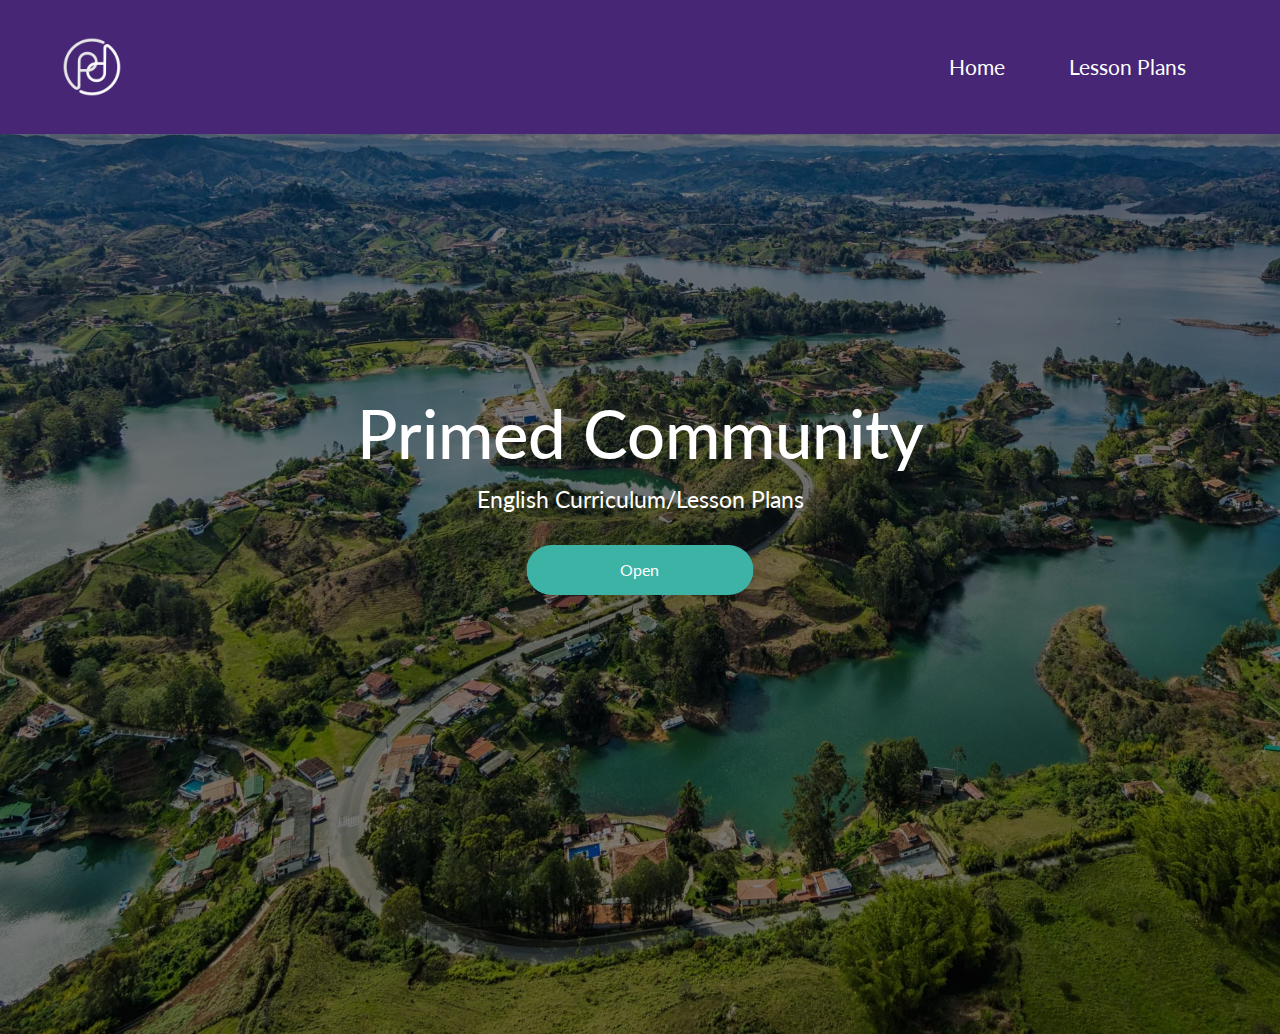
<file: index.html>
<!DOCTYPE html>
<html>
    <head>
        <meta charset="utf-8">
        <meta name="viewport" content="width=device-width, initial-scale=1">
        <title>Primed English</title>
        <link rel="preconnect" href="https://fonts.googleapis.com">
        <link rel="preconnect" href="https://fonts.gstatic.com" crossorigin>
        <link href="https://fonts.googleapis.com/css2?family=Lato:ital,wght@0,100;0,300;0,400;0,700;0,900;1,100;1,300;1,400;1,700;1,900&family=Lexend+Deca:wght@100..900&family=Roboto:ital,wght@0,100;0,300;0,400;0,500;0,700;0,900;1,100;1,300;1,400;1,500;1,700;1,900&display=swap" rel="stylesheet">
        <link rel="stylesheet" href="style.css">
        <script defer src="script.js"></script>
        <link href="https://cdn.jsdelivr.net/npm/bootstrap@5.3.3/dist/css/bootstrap.min.css" rel="stylesheet">
        <script defer src="https://cdn.jsdelivr.net/npm/bootstrap@5.3.3/dist/js/bootstrap.bundle.min.js"></script>
        <link rel="icon" type="image/webp" href="Primed-Community-white-logo.png">
    </head>
    <body>
        <nav class="navbar navbar-expand-lg custom-nav py-4 shadow-sm">
            <div class="container-fluid py-2">
                <a class="navbar-brand" href="index.html">
                    <img class="ml-50" height="30%" width="30%" src="Primed-Community-white-logo.png" alt="">
                </a>
        
                <button class="navbar-toggler" type="button" data-bs-toggle="collapse" data-bs-target="#navbarNav" aria-controls="navbarNav" aria-expanded="false" aria-label="Toggle navigation">
                    <span class="navbar-toggler-icon"></span>
                </button>
        
                <form action="" class="d-flex">
                    <div class="collapse navbar-collapse" id="navbarNav">
                        <ul style="margin-right: 50px;" class="navbar-nav">
                            <li class="nav-item mx-4">
                                <a class="nav-link" aria-current="page" href="index.html">Home</a>
                            </li>
                            <li class="nav-item mx-4">
                                <a class="nav-link" href="curriculum.html">Lesson Plans</a>
                            </li>
                        </ul>
                    </div>
                </form>
            </div>
        </nav>

        <div class="hero-image">
            <div class="hero-text">
              <h1>Primed Community</h1>
              <text style="font-size: 120%;">English Curriculum/Lesson Plans</text><br><br>
              <button type="button" class="btn" id="home-page-btn" onclick="page('curriculum.html')">Open</button>
            </div>
        </div>
        
    </body>
</html>
</file>
<file: style.css>
:root {
    --my: 10;
}

* {
    font-family: "Lato", sans-serif;
}


nav {
    font-family: 'lato', sans-serif;
}


.custom-nav {
    background-color: #472675; /* Change to your desired color */
}
a.nav-link {
    color: #fff;
    font-size: 130%;
    transition: all 0.3s ease;
}
a.nav-link:hover {
    color: #3CB3A5; 
    font-size: 140%;
}

a.nav-link:active {
    color: white;
}


.navbar-brand {
    transition: all 0.3s ease;
}

.navbar-brand:hover {
    transform: scale(1.1);
    color: #ff6347;
}

li.nav-item {
    margin-left: 20px;
    margin-right: 20px;
}
/* 
.rounded-nav {
    border-bottom-left-radius: .9999em; 
    border-bottom-right-radius: .9999em; 
} */

body, html {
    height: 100%;
}

.ml-50 {
    margin-left: 50px;
}

.pd-20 {
    padding: 20px;
}

.vh-90 {
    height: 90vh;
}

.vh-85 {
    height: 85vh;
}

.bdr-8 {
    border-radius: 8px;
}

.pd-40 {
    padding: 40px;
}

.pd-25 {
    padding: 25px;
}

.lesson-img {
    width: 50%;
    height: 50%;
}

.hero-image {
  background-image: linear-gradient(rgba(0, 0, 0, 0.5), rgba(0, 0, 0, 0.5)), url("MedellinColombia-2020-GettyImages-881736772.webp");
  height: 100%;
  background-position: center;
  background-repeat: no-repeat;
  background-size: cover;
  position: relative;
  /* border: 1em;
  margin-inline: 3px; */
}

.hero-text {
  text-align: center;
  position: absolute;
  top: 40%;
  left: 50%;
  transform: translate(-50%, -50%);
  color: white;
  font-family: 'lato', sans-serif;
  font-size: 120%;
}

.hero-text h1 {
    font-size: 350%;
    font-family: "lato", sans-serif;
}

#home-page-btn {
    background-color: #3CB3A5;
    outline: none;
    border-radius: 5em;
    width: 40%;
    height: 50px;
    font-family: 'lato', sans-serif;
    color: white;
    transition: all .2s ease-in;
}

#home-page-btn:hover {
    background-color:#0081BA;
    font-size: 90%;
}

h1.links-id {
    margin: 30px auto;
    font-weight: 600;
    padding-bottom: 15px;
    position: relative;
    max-width: fit-content;
    text-align: center;
}

h1.links-id::after {
    content: '';
    position: absolute;
    left: 0;
    bottom: 0;
    width: 100%;
    height: 3px; 
    background-color: #000;
}

.main-det summary {
    background-color: #3CB3A5;
    padding: 10px 20px;
    padding-left: 50px;
    border-radius: 8px;
    opacity: 0;
    cursor: pointer;
    color: white;   
    padding-top: 15px;
    padding-bottom: 15px;
    display: flex;
    opacity: 1;
    justify-content: space-between; /* This ensures the button moves to the right */

}

.main-det-sum {
    margin-bottom: 40px;
}

details.main-det {
    border-radius: 5px; 
    color: black;
    border-radius: 5px;
    margin-inline: 100px;
    opacity: 0;
    
}

.main-det[open] {
    background-color: white;
    border-radius: 8px;
    padding-left: 0;
    padding-right: 0;
    padding-top: 0;
    margin-bottom: 20px;
    padding-bottom: 10px;
    outline: 3px solid #000;
    opacity: 1;
}

.main-det:not(.main-det[open]) {
    background-color: white;
    border-radius: 8px;
    padding-left: 0;
    padding-right: 0;
    padding-top: 0;
    opacity: 1;
}

.flex-row {
    display: row;
    flex-direction: row;
    animation: fadeSlideIn .5s forwards;
}



.flex-col {
    display: column;
    flex-direction: column;
}



@keyframes fadeSlideIn {
    0% {
        opacity: 0;
        transform: translateY(200px);
    }
    100% {
        opacity: 1;
        transform: translateY(-20);
    }
}



summary {
    font-size: 130%;
    font-weight: 700;
    cursor: pointer;
    margin-left: 0px;
    border-radius: 8px;
    position: relative;
    list-style: none;
    padding-left: 35px;
    padding-top: 10px;
    padding-bottom: 10px;
    list-style-position: outside;
    opacity: 1;
}

summary::marker {
    content: none;
}

summary::before {
    content: '';
    width: 18px;
    height: 18px;
    background: url('https://www.svgrepo.com/download/80156/down-arrow.svg') no-repeat;
    background-size: cover;
    margin-right: 0.75em;
    margin-left: 20px;
    display: inline-block;
    transition: transform 0.2s;
    position: absolute;
    left: 0; 
    top: 50%;
    transform: translateY(-50%);
}

details.main-det[open] > summary::before {
    transform: translateY(-50%) rotate(180deg);
}

details.embeds[open] > summary::before {
    transform: translateY(-50%) rotate(180deg);
}


.box {
    border: 3px solid #000; 
    padding: 10px 20px;   
    margin-inline: 100px;  
    display: block;  
    border-radius: .7em;
    animation: box_slide 0.7s forwards;
}

@keyframes box_slide {
    0% {
        transform: translateX(-1000px); /* Start from the left */
        opacity: 0;
    }
    100% {
        transform: translateX(0); /* End at the initial position */
        opacity: 1;
    }
}

div.box {
    padding-top: 20px;
    padding-bottom: 20px;
}

p {
    color: #472675;
}

.bbt {
    font-size: 120%;
    font-weight: bold;
}

b {
    font-size: 120%;
    font-weight: bold;
    color: black;
}

.btnt {
    font-weight: bolder;
}

.pd45 {
    padding-left: 45px;
}

.purple {
    color: #472675;
}

.pdbbt {
    font-size: 135%;
    font-weight: bolder;
    padding-left: 45px;
    margin-top: var(--my);
    margin-bottom: var(--my);
}

.pdbbtl {
    font-size: 120%;
    font-weight: bold;
    padding-left: 45px;
    margin-top: var(--my);
    margin-bottom: var(--my);
}

ol.py10 li {
    padding-top: 10px;
    padding-bottom: 10px;
    max-width: 88%;
}

.bl {
    color: #000;
}

.pd, p {
    padding-left: 45px;
    max-width: 90%;
    padding: 10px;
    word-wrap: break-word;
    white-space: normal;
}

details.main-det p {
    padding-left: 45px;
    font-size: 110%;
    font-weight: 500;
}

details.main-det ul, ol {
    margin-left: 35px;
    font-size: 110%;
    font-weight: 500;
}

.wrapped-text {
    max-width: 88%;
    padding: 10px;
    word-wrap: break-word;
    white-space: normal;
}

ul.wrapped-text li {
    padding: 10px;
}

ol.wrapped-text li {
    padding: 10px;
    margin-left: 45px;
}

details.embeds {
    margin: 30px;
}

.main-sums {
    padding-bottom: 100px;
}

button.my_button {
    background-color: #472675;
    color: white;
    font-weight: bold;
    transition: all .3 ease-in;
}

button.my_button:hover {
    background-color: #592b99;
    color: white;
}

button.my_button:not(:hover) {
    background-color: #472675;
    color: white;
}


.embeds-style {position: relative; width: 70%; height: 40%; padding-top: 50%; padding-bottom: 0; margin-top: 1.6em; margin-bottom: 0.9em; overflow: hidden; border-radius: 8px; will-change: transform;}
.iframe-style {position: absolute; width: calc(100% - 45px); height: 100%; top: 0; left: 0; border: none; padding: 0; margin: 0;}


.red {
    color: red;
}

.green {
    color: green;
}

.yellow {
    color: gold;
}

@keyframes fly-up {
    0% {
        transform: translateY(0); /* Start position */
        opacity: 0; /* Start invisible */
    }
    100% {
        transform: translateY(-20px); /* Fly up by 20 pixels */
        opacity: 1; /* Fade in */
    }
}

.box div {
    padding-top: 10px;
    padding-bottom: 10px;
}

.important-link {
    display: inline-block;
    max-width: 90%;
    word-wrap: break-word;
    overflow-wrap: anywhere;
    text-decoration: none;
}

#search-lessons {
    padding-top: 5px;
}

#search-lessons button {
    background-color: #3CB3A5;
    color: white;
}

button.pdf-btns  {
    left: 100px;
    background-color: #0081BA;
    color: white;
}

button.pdf-btns:hover {
    background-color: #1c8cbb;
    color: white;
}

button.pdf-btns:not(:hover) {
    background-color: #0081BA;
}

#backToTopBtn {
    position: fixed;
    bottom: 20px;
    right: 20px;
    display: none; /* Hidden by default */
    font-size: 16px;
    background-color: #0081BA; /* Customize color as needed */
    color: white;
    border: none;
    padding: 10px 15px;
    border-radius: 5em;
    cursor: pointer;
    z-index: 1000; /* Ensures it’s above other elements */
    box-shadow: 0 4px 8px rgba(0, 0, 0, 0.2);
}

#backToTopBtn:hover {
    background-color: #0056b3; /* Darken on hover */
}


.img-flex-container {
    display: flex;
    flex-direction: row;
}

@media (max-width: 1100px) {
    .img-flex-container {
        flex-direction: column;
    }
    .img-flex-element {
        padding-right: 45px; 
        padding-top: 15px;
        padding-bottom: 15px;

        img {
            width: 90%;
            height: 90%;
        }
    }
}

.img-flex-element {

    padding-top: 10px;
    padding-bottom: 10px;
    padding-left: 45px;


    img {
        width: 100%;
        height: 100%;
    }
    
}

@media (max-width: 900px) {
    details.main-det, .box {
        margin-inline: 50px;
    }
}

@media (max-width: 550px) {
    details.main-det, .box {
        margin-inline: 10px;
    }
}

@media (max-width: 300px) {
    details.main-det, .box {
        margin-inline: 0px;
    }
}
</file>
